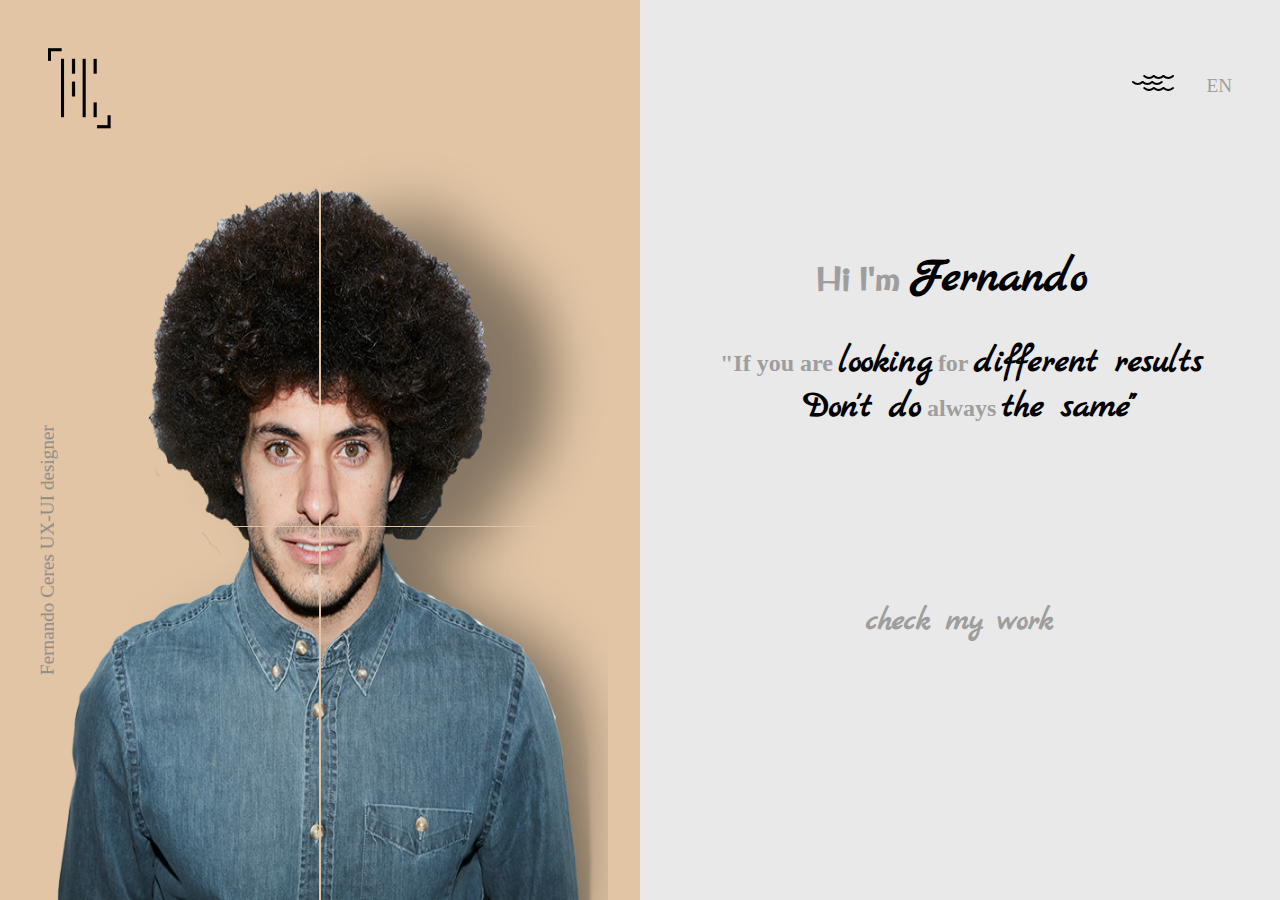
<file: index.html>
<!DOCTYPE html>
<html lang="EN">

<head>
    <meta charset="UTF-8">
    <meta name="viewport" content="width=device-width, initial-scale=1.0">
    <link rel="stylesheet" href="css/stylesheet.css" type="text/css">
    <link rel="stylesheet" href="https://use.fontawesome.com/releases/v5.6.1/css/all.css" integrity="sha384-gfdkjb5BdAXd+lj+gudLWI+BXq4IuLW5IT+brZEZsLFm++aCMlF1V92rMkPaX4PP" crossorigin="anonymous">
    <title>PORTFOLIO</title>
    <meta name="Fernando Ceres Montesinos" content="" />
</head>

<body>
    <div class="wrapper" id="wrapper">


        <header class="main-header">

            <img src="img/small/logo-corners.png" class="logo" alt="logo">




            <nav class="destock-nav" id="myNav">
                <div class="item-container"><a href="index.html" class="home">HOME</a></div>
                <div class="item-container"><a href="about.html" class="about">ABOUT</a></div>
                <div class="item-container"><a href="portfolio.html" class="portfolio">PORTFOLIO</a></div>
            </nav>


            <div class="nav-container">

                <svg xmlns="http://www.w3.org/2000/svg" viewBox="0 0 66.58 25.35" id="menu">

                    <g data-name="Capa 2">
                        <g data-name="Capa 1">
                            <path class="cls-1" d="M19.29,1.5Q26.91,8,34.55,1.5" />
                            <path class="cls-1" d="M34.55,1.5Q42.19,8,49.81,1.5" />
                            <path class="cls-1" d="M49.81,1.5Q57.44,8,65.08,1.5" />
                            <path class="cls-1" d="M1.5,11.05q7.64,6.51,15.26,0" />
                            <path class="cls-1" d="M16.76,11.05q7.64,6.51,15.27,0" />
                            <path class="cls-1" d="M32,11.05q7.63,6.51,15.26,0" />
                            <path class="cls-1" d="M19.29,20.59q7.62,6.51,15.26,0" />
                            <path class="cls-1" d="M34.55,20.59q7.64,6.51,15.26,0" />
                            <path class="cls-1" d="M49.81,20.59q7.63,6.51,15.27,0" />
                        </g>
                    </g>
                </svg>

                <a href="#" class="language">EN</a>
            </div>

            <div class="overlay" id="main-nav">
                <a href="#" class="close">&times;</a>
                <nav class="main-nav">
                    <div class="items-container"><a href="index.html" class="nav-items home">HOME</a></div>
                    <div class="items-container"><a href="about.html" class="nav-items about">ABOUT</a></div>
                    <div class="items-container"><a href="portfolio.html" class="nav-items portfolio">PORTFOLIO</a></div>
                    <div class="items-container"><a href="contact.html" class="nav-items contact">CONTACT</a></div>
                </nav>


            </div>
        </header>





        <main class="main-section home-main">

            <div class="designer-wrapp">
                <p class="designer">Fernando Ceres UX-UI designer</p>
            </div>




            <div class="background">
                <img src="img/medium/top-leftmedium.png" class="background1" alt="profile picture">
                <img src="img/medium/top-right_medium.png" class="background2" alt="profile picture">
                <img src="img/medium/bottom-left_medium.png" class="background3" alt="profile picture">
                <img src="img/medium/bottom-right_medium.png" class="background4" alt="profile picture">
            </div>




            <div class="triangle-wrapp">

                <svg xmlns="http://www.w3.org/2000/svg" viewBox="0 0 504.33 388.87" class="triangle">


                    <g id="Capa_2" data-name="Capa 2">
                        <g id="Capa_1-2" data-name="Capa 1">
                            <polyline class="cls-2" points="16.34 336.96 0.68 388.37 110.27 388.37" pathlength="1" />
                            <polyline class="cls-2" points="423.27 388.37 503.14 388.37 441.53 325.39" pathlength="1" />
                            <polyline class="cls-2" points="90.29 112.77 127.31 0.94 235.57 112.77" pathlength="1" />
                        </g>
                    </g>
                </svg>

                <div class="quotes">
                    <h1 class="h1-quote">Hi I'm <span class="special-font">Fernando</span></h1>
                    <h3>"If you are <span class="special-font">looking</span> for <span class="special-font">different results</span></h3>
                    <h3 class="h3-quote"><span class="special-font">Don't do</span> always <span class="special-font">the same"</span></h3>
                </div>

                <div class="job-btn" id="job-btn">
                    <a href="portfolio.html">check my work <i class="fas fa-chevron-right"></i></a>
                </div>
            </div>

        </main>

        <footer class="footer-desktop">
            <a class="footer-icons f"><i class="fab fa-facebook-f"></i></a>
            <a class="footer-icons"><i class="fab fa-github-square"></i></a>
            <a class="footer-icons"><i class="fab fa-instagram"></i></a>
            <a class="footer-icons"><i class="fas fa-envelope"></i></a>
        </footer>
    </div>

    <script src="script/script.js"></script>


</body>

</html>
</file>
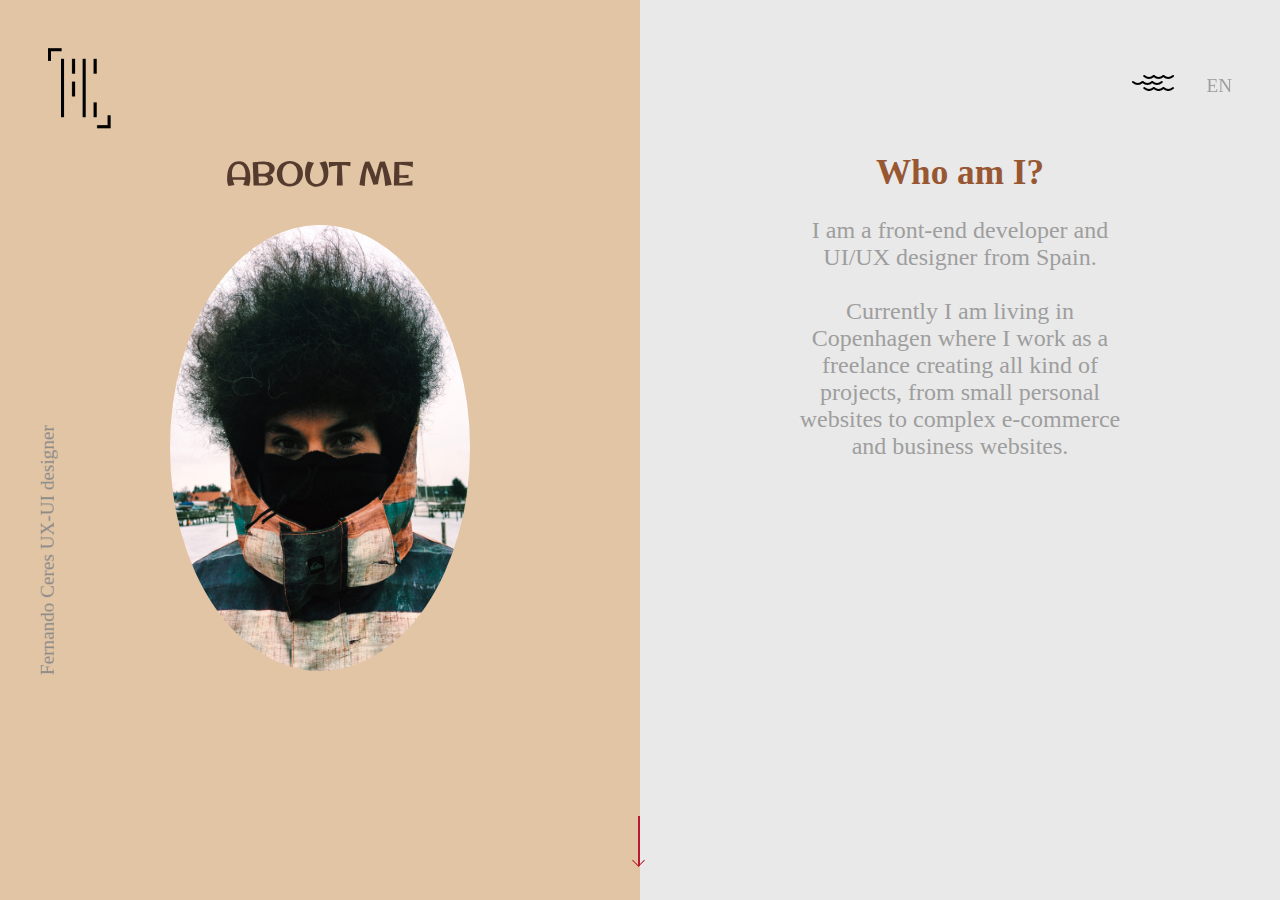
<file: about.html>
<!DOCTYPE html>
<html lang="EN">

<head>
    <meta charset="UTF-8">
    <meta name="viewport" content="width=device-width, initial-scale=1.0">
    <link rel="stylesheet" href="css/stylesheet.css" type="text/css">
    <link rel="stylesheet" href="https://use.fontawesome.com/releases/v5.6.1/css/all.css" integrity="sha384-gfdkjb5BdAXd+lj+gudLWI+BXq4IuLW5IT+brZEZsLFm++aCMlF1V92rMkPaX4PP" crossorigin="anonymous">
    <title>PORTFOLIO</title>
    <meta name="Fernando Ceres Montesinos" content="" />
</head>

<body>
    <div class="wrapper" id="wrapper">


        <header class="main-header">

            <img src="img/small/logo-corners.png" class="logo" alt="logo">

            <nav class="destock-nav" id="myNav">
                <div class="item-container"><a href="index.html" class="home">HOME</a></div>
                <div class="item-container"><a href="about.html" class="about">ABOUT</a></div>
                <div class="item-container"><a href="portfolio.html" class="portfolio">PORTFOLIO</a></div>
                </nav>


            <div class="nav-container">

                <svg xmlns="http://www.w3.org/2000/svg" viewBox="0 0 66.58 25.35" id="menu">

                    <g  data-name="Capa 2">
                        <g  data-name="Capa 1">
                            <path class="cls-1" d="M19.29,1.5Q26.91,8,34.55,1.5" />
                            <path class="cls-1" d="M34.55,1.5Q42.19,8,49.81,1.5" />
                            <path class="cls-1" d="M49.81,1.5Q57.44,8,65.08,1.5" />
                            <path class="cls-1" d="M1.5,11.05q7.64,6.51,15.26,0" />
                            <path class="cls-1" d="M16.76,11.05q7.64,6.51,15.27,0" />
                            <path class="cls-1" d="M32,11.05q7.63,6.51,15.26,0" />
                            <path class="cls-1" d="M19.29,20.59q7.62,6.51,15.26,0" />
                            <path class="cls-1" d="M34.55,20.59q7.64,6.51,15.26,0" />
                            <path class="cls-1" d="M49.81,20.59q7.63,6.51,15.27,0" />
                        </g>
                    </g>
                </svg>

                <a href="#" class="language">EN</a>
            </div>

            <div class="overlay" id="main-nav">
               <a href="#" class="close">&times;</a>
              <nav class="main-nav">
                <div class="items-container"><a href="index.html" class="nav-items home">HOME</a></div>
                <div class="items-container"><a href="about.html" class="nav-items about">ABOUT</a></div>
                <div class="items-container"><a href="portfolio.html" class="nav-items portfolio">PORTFOLIO</a></div>
                <div class="items-container"><a href="contact.html" class="nav-items contact">CONTACT</a></div>
                </nav>


            </div>

        </header>



<div class="designer-wrapp">
                <p class="designer">Fernando Ceres UX-UI designer</p>
            </div>

        <main class="main-section about-main" id="main">


               <div class="slide">
                <div class="section">
                  <h1>ABOUT ME</h1>
                  <div class="cover">
                   <img src="img/large/profile.JPG" alt="profile picture" class="profile-pic">
                   </div>
                </div>




            <div class="content">

                <h2>Who am I?</h2>

                <p>I am a front-end developer and UI/UX designer from Spain. <br><br>
                Currently I am living in Copenhagen where I work as a freelance creating all kind of projects, from small personal websites to complex e-commerce and business websites.</p>
            </div>

            <div class="arrow-down"></div>

            </div>

            <div class="slide not-visible">
                <div class="section">
                  <h1>SERVICES</h1>
                  <div class="cover">
                   <img src="img/medium/ui.png" alt="UI picture" class="about-pic">
                    </div>
                </div>




            <div class="content">

                <h2>UI Design</h2>

                <p class="typewriter">User Interface is the first thing the users see from your website. Because of that my goal is make user's life as simple and enjoyable as posible, so they get engaged with the story of your brand or prouct. <br><br>
                I design simple, effective, intuitive, delightful and functional interface solutions combining user insights and UX best practice to fit your product and brand purpose and meet your users’ needs</p>

            </div>
            </div>

            <div class="slide not-visible">
                <div class="section">
                  <h1>SERVICES</h1>
                  <div class="cover">
                   <img src="img/medium/ux.png" alt="UX picture" class="about-pic">
                    </div>
                </div>




            <div class="content">

                <h2>UX design?</h2>

                <p class="typewriter">Using best practices and  techniques, I can create solutions that are both intuitive to use, and customize to match my clients’ specific user tasks and business goals.<br><br>
                I create digital experiences that are useful and enjoyable for end-users, as well as for my clients. Users are my first priority, and my minimum goal is a client’s maximum satisfaction.
                </p>

            </div>
            </div>

            <div class="slide not-visible">
                <div class="section">
                  <h1>SERVICES</h1>
                  <div class="cover">
                   <img src="img/medium/test.png" alt="testing picture" class="about-pic">
                    </div>
                </div>




            <div class="content">

                <h2>User Testing</h2>

                <p class="typewriter">I always test my product in order to discover usability issues. I then use these findings to make improvements for the product.<br><br>
                With the user test i try to make sure that design solutions are both visually attractive and functional. The priority is make the design work. That's why usability testing is valuable to ensure your digital solution is appreciated and favoured by your customers.
                </p>

            </div>
            </div>

            <div class="slide not-visible">
                <div class="section">
                  <h1>SERVICES</h1>
                  <div class="cover">
                   <img src="img/medium/development.png" alt="development picture" class="about-pic">
                    </div>
                </div>




            <div class="content">

                <h2>Web development</h2>

                <p class="typewriter">I provide expert web application development and web design services to clients. I creat from  responsive web-based solutions and mobile friendly website designs, to building custom ecommerce experiences using HTML5, CSS and pure javaScript.</p>
                <p class="typewriter">
                I offer design, development, upgrades, 24x7 support and maintenance in all my projects.
                </p>
            </div>

            <div class="arrow-down arrow-up"></div>


            </div>




        </main>

        <footer class="footer-desktop">
            <a class="footer-icons f"><i class="fab fa-facebook-f"></i></a>
            <a class="footer-icons"><i class="fab fa-github-square"></i></a>
            <a class="footer-icons"><i class="fab fa-instagram"></i></a>
            <a class="footer-icons"><i class="fas fa-envelope"></i></a>
        </footer>
    </div>

    <script src="script/script.js"></script>


</body>

</html>
</file>
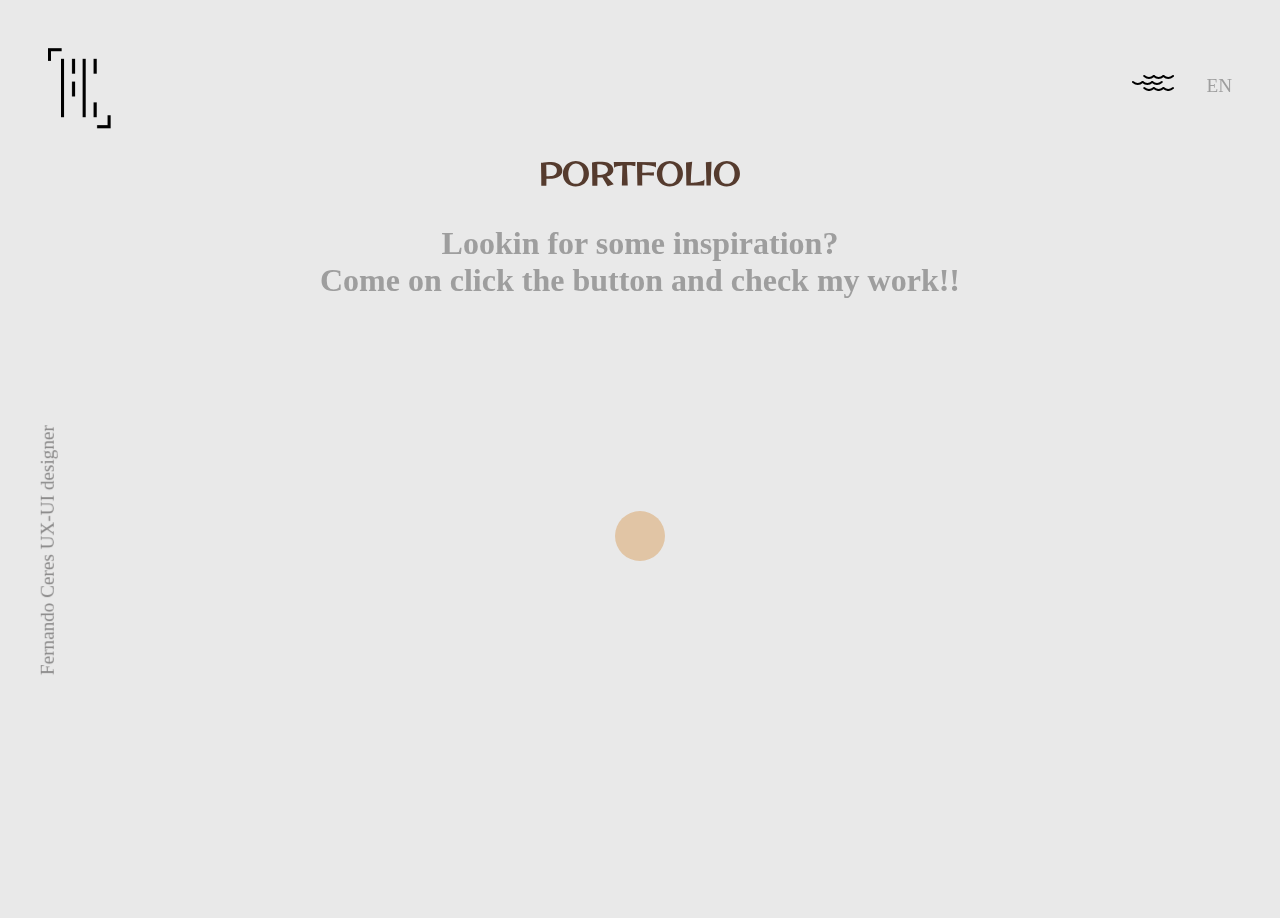
<file: portfolio.html>
<!DOCTYPE html>
<html lang="">

<head>
    <meta charset="UTF-8">
    <meta name="viewport" content="width=device-width, initial-scale=1.0">
    <link rel="stylesheet" href="css/stylesheet.css" type="text/css">
    <link rel="stylesheet" href="https://use.fontawesome.com/releases/v5.6.1/css/all.css" integrity="sha384-gfdkjb5BdAXd+lj+gudLWI+BXq4IuLW5IT+brZEZsLFm++aCMlF1V92rMkPaX4PP" crossorigin="anonymous">
    <title>PORTFOLIO</title>
    <meta name="Fernando Ceres Montesinos" content="" />
</head>

<body class="body">
    <div class="portfolio-wrapper" id="wrapper">


        <header class="main-header portfolio-header">

            <img src="img/small/logo-corners.png" class="logo" alt="logo">

            <nav class="destock-nav" id="myNav">
                <div class="item-container"><a href="index.html" class="home">HOME</a></div>
                <div class="item-container"><a href="about.html" class="about">ABOUT</a></div>
                <div class="item-container"><a href="portfolio.html" class="portfolio">PORTFOLIO</a></div>
                </nav>


            <div class="nav-container">

                <svg xmlns="http://www.w3.org/2000/svg" viewBox="0 0 66.58 25.35" id="menu">

                    <g  data-name="Capa 2">
                        <g  data-name="Capa 1">
                            <path class="cls-1" d="M19.29,1.5Q26.91,8,34.55,1.5" />
                            <path class="cls-1" d="M34.55,1.5Q42.19,8,49.81,1.5" />
                            <path class="cls-1" d="M49.81,1.5Q57.44,8,65.08,1.5" />
                            <path class="cls-1" d="M1.5,11.05q7.64,6.51,15.26,0" />
                            <path class="cls-1" d="M16.76,11.05q7.64,6.51,15.27,0" />
                            <path class="cls-1" d="M32,11.05q7.63,6.51,15.26,0" />
                            <path class="cls-1" d="M19.29,20.59q7.62,6.51,15.26,0" />
                            <path class="cls-1" d="M34.55,20.59q7.64,6.51,15.26,0" />
                            <path class="cls-1" d="M49.81,20.59q7.63,6.51,15.27,0" />
                        </g>
                    </g>
                </svg>

                <a href="#" class="language">EN</a>
            </div>

            <div class="overlay" id="main-nav">
                <a href="#" class="close">&times;</a>
                <nav class="main-nav">
                    <div class="items-container"><a href="index.html" class="nav-items home">HOME</a></div>
                    <div class="items-container"><a href="about.html" class="nav-items about">ABOUT</a></div>
                    <div class="items-container"><a href="portfolio.html" class="nav-items portfolio">PORTFOLIO</a></div>
                    <div class="items-container"><a href="contact.html" class="nav-items contact">CONTACT</a></div>
                </nav>


            </div>

        </header>



        <div class="designer-wrapp">
            <p class="designer">Fernando Ceres UX-UI designer</p>
        </div>

        <main class="main-section portfolio-main" id="main">

            <h1>PORTFOLIO</h1>

            <h3 class="portfolio-h3">Lookin for some inspiration? <br>
            Come on click the button and check my work!!</h3>

            <div class="circle-menu">
                <div id="circle-wrapper">
                    <a class="quarter webs" id="js"><i class="fas fa-laptop"></i></a>
                    <a class="quarter xd" id="css"><h3 class="ui">UI</h3></a>
                    <a class="quarter animation" id="html"><h3 class="ux">UX</h3></a>
                    <a class="quarter media" id="github"><i class="fas fa-film"></i></a>
                </div>
                <div class="menu" id="menu2"><i class="fas fa-bars"></i></div>
            </div>



            <div class="portfolio-sections portfolio-section1">
                <h2 class="portfolio-h2">Websites</h2>

                <div class="project-wrapp wrapp1">
                <h3 class="project-h3">Responsive website</h3>
                <a href="http://fernando.bmultimedia.net/responsive_website/" target="_blank"><div class="portfolio-container responsive"></div></a></div>

                <div class="project-wrapp wrapp2">
                <h3 class="project-h3">Micro website</h3>
                <a href="http://fernando.bmultimedia.net/microwebsite/" target="_blank"><div class="portfolio-container micro"></div></a></div>

                <div class="project-wrapp end wrapp3">
                <h3 class="project-h3">Web prototype</h3>
                <a href="http://fernando.bmultimedia.net/chat-prototype/" target="_blank"><div class="portfolio-container prototype"></div></a></div>
            </div>

            <div class="portfolio-sections portfolio-section2">
                <h2 class="portfolio-h2">UI</h2>

                <div class="project-wrapp wrapp1">
                <h3 class="project-h3">XD prototype</h3>
                    <a href="1Bike%20cph%20microsite%20prototype.pdf" target="_blank"><div class="portfolio-container basic-prototype"></div></a></div>

                <div class="project-wrapp wrapp2">
                <h3 class="project-h3">Story without words video</h3>
                <a href="https://www.youtube.com/watch?v=b70N9xyRr9Q&feature=youtu.be" target="_blank"><div class="portfolio-container story"></div></a></div>

                <div class="project-wrapp end wrapp3">
                <h3 class="project-h3">Storyboard</h3>
                <a href="storyboard.pdf"><div class="portfolio-container storyboard"></div></a></div>
            </div>

            <div class="portfolio-sections portfolio-section3">
                <h2 class="portfolio-h2">UX</h2>


                <div class="project-wrapp wrapp1">
                <h3 class="project-h3">Native APP prototype</h3>
                <a href="https://xd.adobe.com/view/e8004b16-6d6d-4c9a-49ed-c4a6afbf1b3d-9e31/" target="_blank"><div class="portfolio-container nativ"></div></a></div>

                <div class="project-wrapp end wrapp2">
                <h3 class="project-h3">Documentation</h3>
                <a href="native-app.pdf" target="_blank"><div class="portfolio-container prototype"></div></a></div>

            </div>

            <div class="portfolio-sections portfolio-section4">
                <h2 class="portfolio-h2">Animation</h2>

                <div class="project-wrapp last1">
                <h3 class="project-h3">Simple animation</h3>
                <a href="http://fernando.bmultimedia.net/Animation_2/" target="_blank"><div class="portfolio-container simple-animation"></div></a></div>

                <div class="project-wrapp last2">
                <h3 class="project-h3">Project pool1</h3>
                <a href="http://fernando.bmultimedia.net/smackFly/" target="_blank"><div class="portfolio-container fly"></div></a></div>

                <div class="project-wrapp last3">
                <h3 class="project-h3">Project pool2</h3>
                <a href="http://fernando.bmultimedia.net/random_bubbles/" target="_blank"><div class="portfolio-container bubbles"></div></a></div>

                <div class="project-wrapp last4">
                <h3 class="project-h3">Interactive production</h3>
                <a href="http://fernando.bmultimedia.net/interactive-story/" target="_blank"><div class="portfolio-container interactive"></div></a></div>

                <div class="project-wrapp end last5">
                <h3 class="project-h3">Screen cast</h3>
                <a href="https://www.youtube.com/watch?v=dBhDUNr5E7E&feature=youtu.be" target="_blank"><div class="portfolio-container screen-cast"></div></a></div>
            </div>


        </main>

        <footer class="footer-desktop">
            <a class="footer-icons f"><i class="fab fa-facebook-f"></i></a>
            <a class="footer-icons"><i class="fab fa-github-square"></i></a>
            <a class="footer-icons"><i class="fab fa-instagram"></i></a>
            <a class="footer-icons"><i class="fas fa-envelope"></i></a>
        </footer>
    </div>

    <script src="script/script.js"></script>


</body>

</html>
</file>
<file: css/stylesheet.css>
/* fonts for website*/
@import url('https://fonts.googleapis.com/css?family=Original+Surfer');
@import url('https://fonts.googleapis.com/css?family=Marck+Script');

/*////////////////////mobile version///////////////*/

/*///////////////general settings////////////*/
* {
    margin: 0;
    padding: 0;
    box-sizing: border-box;
}

body {
    background-color: #E1C5A5;

}

p {
    color: #9E9E9E;
    margin: 1em 0;
}

a {
    color: #9E9E9E;
    text-decoration: none;
    cursor: pointer;
}

a:hover {
    color: #000;
}


h1 {
    font-size: 1.5em;
    text-align: center;
    color: #553B2E;
    margin-bottom: 1em;
    font-family: 'Original Surfer', cursive;
}

h2 {
    color: #975733;
    font-size: 1.7em;
    cursor: pointer;
}

svg {
    cursor: pointer;
}


.wrapper {
    overflow: hidden;
}




/*////////////////////header/////////////////*/
header {
    position: relative;
    padding: 2em 2em 1em 2em;
    height: 15vh;
    z-index: 5;
}

.destock-nav {
    display: none;
}

.logo {
    position: relative;
    margin: 0;
    height: 7vh;
    text-align: left;
}

.nav-container {
    float: right;
    margin: 0.7em 0;

}

#menu {
    height: 0.8em;
    float: left;
    margin: 0.2em 1em;
}

.cls-1 {
    fill: none;
    stroke: #000;
    stroke-linecap: round;
    stroke-miterlimit: 10;
    stroke-width: 3px;
}

.language {
    float: left;
}


/*//////////////navigation bar for mobile/////*/
.overlay {
    position: fixed;
    top: 0;
    left: 0;
    height: 100vh;
    width: 0;
    overflow-x: hidden;
    transition: 0.5s;
    background-color: rgb(187, 134, 73);
    text-align: center;
    margin: 0;
    z-index: 2;
}

.close {
    position: absolute;
    top: 0;
    right: 1em;
    font-size: 2em;
    font-weight: 700;
    color: #975733;
    margin-top: 1em;
}

.close:hover {
    color: #553B2E;
}

.main-nav {
    position: relative;
    top: 25%;
    left: 0;
    height: 100%;
    width: 100%;
    margin: 2em 0;
}

.items-container {
    margin: 2em 0;
}


.nav-items {
    font-size: 1.7em;
    font-weight: 700;
    color: #975733;
}

.nav-items:hover {
    color: #553B2E;
}

/*//////////////media icons inside overlay for mobiles navigation/////////*/

.footer-mobile {
    position: absolute;
    bottom: 2em;
    left: 0;
    width: 100%;
    text-align: center;
}


.footer-mobile a {
    color: #975733;
    margin-left: 2em;
    font-size: 1em;
}

.footer-mobile a:hover {
    color: #553B2E;
}

#f {
    margin-left: 0;
}

/*//////////////////////footer///////////////////////////*/

.footer-desktop {
    display: none;
}



/*//////////////Home main section///////////*/

.home-main {
    position: relative;
    height: 85vh;
}

/*//////////////////////puzzle with picture/////////*/



.background {
    background-color: transparent;
    display: grid;
    grid-template-columns: 1fr 1fr;
    grid-template-rows: 1fr 1fr;
    grid-template-areas:
        "background1 background2"
        "background3 background4";
    position: relative;
    width: 70%;
    height: 40vh;
    z-index: -1;
    grid-gap: 0.1em;
    padding: 0 2em;
    margin: 0 auto;
}

.background1 {
    grid-area: background1;
    width: 100%;
    height: 20vh;
    animation: move1 2s both;
}

@keyframes move1 {
    0% {
        transform: translateX(-200%);
    }

    100% {
        transform: translateX(0);
    }
}

.background2 {
    grid-area: background2;
    width: 100%;
    height: 20vh;
    animation: move2 2s both;
}

@keyframes move2 {
    0% {
        transform: translateX(200%);
    }

    100% {
        transform: translateX(0);
    }
}

.background3 {
    grid-area: background3;
    width: 100%;
    height: 20vh;
    animation: move3 2s 0.5s both;
}

@keyframes move3 {
    0% {
        transform: translateX(-200%);
    }

    100% {
        transform: translateX(0);
    }
}

.background4 {
    grid-area: background4;
    width: 100%;
    height: 20vh;
    animation: move4 2s 0.5s both;
}

@keyframes move4 {
    0% {
        transform: translateX(200%);
    }

    100% {
        transform: translateX(0);
    }
}

/*/////////////////////home main//////////////////*/

.designer-wrapp {
    display: none;
}

/*//////////////triangle SVG///////////////*/

.triangle-wrapp {
    position: relative;
    height: 45vh;
    background-color: #E9E9E9;
    padding-top: 2vh;
    z-index: -1;
}

.triangle {
    display: block;
    height: 27vh;
    margin: auto;
}

.cls-2 {
    fill: none;
    stroke: #975733;
    stroke-miterlimit: 10;
    stroke-width: 3px;
    stroke-dasharray: 1;
    stroke-dashoffset: 1;
    animation: draw 1s 1s forwards;

}


@keyframes draw {
    to {
        stroke-dashoffset: 0;
    }
}

/*////////////quotes styles/////////*/
.quotes {
    position: absolute;
    width: 90%;
    top: 5em;
    left: 2em;
}

.h1-quote {
    font-size: 5vw;
    text-align: left;
    color: #9E9E9E;
    margin-bottom: 1em;
    padding-left: 3em;
    animation: fadeIn 2s 1.5s both;
}

@keyframes fadeIn {
    from {
        opacity: 0;
    }

    to {
        opacity: 1;
    }
}

h3 {
    font-size: 4vw;
    color: #9E9E9E;
    animation: fadeIn 2s 1.5s both;
}

.h3-quote {
    text-align: left;
    padding-left: 3.5em;
}



.special-font {
    font-size: 1.3em;
    color: #000;
    font-family: 'Marck Script', cursive;

}

/*//////////////////btn to go check my work////////*/
.job-btn {
    font-family: 'Marck Script', cursive;
    font-weight: 500;
    font-size: 1.2em;
    text-align: center;
    animation: jobBtn 2s 2s both;
    padding-top: 2em;
}

#job-btn a:hover {
    color: #975733;
}

.fa-chevron-right {
    font-size: 0.6em;
    color: #9E9E9E;
}

.fa-chevron-right:hover {

    color: #975733;
}

@keyframes jobBtn {
    from {
        height: 0;
        overflow-y: hidden;
    }

    to {
        height: 100%;
    }
}


/*///////////////////////////about page///////////////////////////*/
.about-main {
    position: absolute;
    top: 0;
    left: 0;
    height: 100%;

}

/*
.moveMain{
    animation: moveMain 2s both;
}

@keyframes moveMain{
    to{
        transform: translateY(-100%);
    }
}
*/


.slide {
    position: relative;
    top: 0;
    left: 0;
    width: 100vw;
    height: 100vh;
    padding-top: 15vh;

}

/*/////////////this is the class we add to the last page so it become display none*/
.not-visible {
    display: none;
}


.section {
    padding: 0 2em;
    height: 35vh;
    width: 100%;
}

.cover {
    width: 100%;
    height: 100%;
    animation: show 2s both;
}

@keyframes show {
    from {
        opacity: 0;
    }

    to {
        opacity: 1;
    }
}



.profile-pic {
    display: block;
    width: auto;
    height: 75%;
    margin: 0 auto;
    border-radius: 50%;
}

.about-pic {
    width: 100%;
    height: 75%;
    object-fit: cover;

}

.content {
    background-color: #E9E9E9;
    height: 50vh;
    width: 100%;
    text-align: center;
    padding: 2em 2em 0 2em;
    animation: translate 2s 0.5s both;
}


@keyframes translate {
    from {
        transform: translateX(-100%);
    }

    to {
        transform: translateX(0);
    }
}

/*////////////down arrow animation for scrolling////////*/


.arrow-down {
    content: ' ';
    position: absolute;
    bottom: 4em;
    left: 50%;
    transform: translateX(-50%);
    margin: 0 auto;
    width: 20px;
    height: 20px;
    cursor: pointer;
}

/*//////////////////with this I create the arrowhead/////*/
.arrow-down:after {
    content: '';
    display: block;
    padding: 0;
    width: 8px;
    height: 8px;
    border-top: 1.5px solid #b91a2f;
    border-right: 1.5px solid #b91a2f;
    margin-top: -10px;
    transform: rotate(135deg);
}

/*//////////////////////with this we creat the body of the arrow/////////*/
.arrow-down::before {
    content: '';
    display: block;
    width: 1.5px;
    height: 50px;
    margin-left: 4px;
    background: #b91a2f;
    animation: elasticus 1.2s cubic-bezier(1, 0, 0, 1) infinite;
}

.arrow-up {
    transform: rotate(180deg);
    bottom: 1em;
    left: auto;
    right: 50%;
}

/* this is the animation for the body of the arrow

with the transforme scale I means to go from height 0 to height 100% and vice versa

with the transform origin I setting the origin of the animation on the top so the arrow grow to the bottom and on 50% i change the origin to the bottom so the arrow shrink to the bottom/*/

@keyframes elasticus {
    0% {
        transform-origin: 0% 0%;
        transform: scale(1, 0);
    }

    50% {
        transform-origin: 0% 0%;
        transform: scale(1, 1);
    }

    50.1% {
        transform-origin: 0% 100%;
        transform: scale(1, 1);
    }

    100% {
        transform-origin: 0% 100%;
        transform: scale(1, 0);
    }
}



/*////////////////////////////portfolio page//////////////////////////////*/

/*///////////////////////////circle menu style////////////////////////////*/

.body {
    background: #E9E9E9;
}

.portfolio-main {
    position: relative;
    height: 85vh;
    width: 100%;
    text-align: center;
}

.portfolio-sections {
    height: 0;
    width: 100%;
    text-align: center;
    overflow-y: hidden;
    z-index: -1;
}


#circle-wrapper {
    visibility: hidden;
}


.circle-menu {
    position: absolute;
    top: 50%;
    left: 50%;
    transform: translate(-50%, -50%);
    height: 200px;
    width: 200px;

}

.menu {
    width: 50px;
    height: 50px;
    background: #E1C5A5;
    border-radius: 50%;
    position: absolute;
    top: 50%;
    left: 50%;
    transform: translate(-50%, -50%);
    z-index: 5;
    cursor: pointer;
}

.portfolio-h2 {
    padding-top: 10%;
}

.project-wrapp {
    padding-bottom: 1em;
    border-bottom: 1px solid #9E9E9E;
    text-align: left;
}

.project-h3 {
    padding-top: 1em;
    padding-left: 10%;
}

.portfolio-container {
    width: 80%;
    height: 10em;
    margin: 0.5em auto;
    padding: 0 2em;
}

.end {
    border: none;
}




/* webs section */
.responsive {
    background-image: url(../img/medium/responsive-website.jpg);
    background-repeat: no-repeat;
    background-position: center;
    background-size: cover;
}

.micro {
    background-image: url(../img/medium/microwebsite.jpg);
    background-repeat: no-repeat;
    background-position: center;
    background-size: cover;
}

.prototype {
    background-image: url(../img/medium/web-prototype.jpg);
    background-repeat: no-repeat;
    background-position: center;
    background-size: cover;
}

/*UI*/

.basic-prototype {
    background-image: url(../img/medium/microwebsite.jpg);
    background-repeat: no-repeat;
    background-position: center;
    background-size: cover;
}

.story {
    background-image: url(../img/medium/story-words.png);
    background-repeat: no-repeat;
    background-position: center;
    background-size: cover;
}

.storyboard {
    background-image: url(../img/medium/story-words.png);
    background-repeat: no-repeat;
    background-position: center;
    background-size: cover;
}


.simple-animation {
    background-image: url(../img/medium/simple-animation.png);
    background-repeat: no-repeat;
    background-position: center;
    background-size: cover;
}

.fly {
    background-image: url(../img/medium/fly.png);
    background-repeat: no-repeat;
    background-position: center;
    background-size: cover;
}

.bubbles {
    background-image: url(../img/medium/bubbles.png);
    background-repeat: no-repeat;
    background-position: center;
    background-size: cover;
}

.interactive {
    background-image: url(../img/medium/interactive.png);
    background-repeat: no-repeat;
    background-position: center;
    background-size: cover;
}

.screen-cast {
    background-image: url(../img/medium/screen-cast.png);
    background-repeat: no-repeat;
    background-position: center;
    background-size: cover;
}

.nativ {
    background-image: url(../img/medium/native-app.png);
    background-repeat: no-repeat;
    background-position: center;
    background-size: cover;
}






/*animation to move the circle btn to the top*/
.top {
    animation: top 2s both;
}

@keyframes top {
    from {
        top: 50%;
    }

    to {
        top: 6em;
    }
}


/*animation to move the circle btn to the center*/
.center {
    animation: center 2s both;
}

@keyframes center {
    from {
        top: 10%;
    }

    to {
        top: 50%;
    }
}



.menu:hover {
    background: #553B2E;
}

.fa-bars {
    position: absolute;
    color: #975733;
    top: 50%;
    left: 50%;
    transform: translate(-50%, -50%);
}





.block {
    animation: block 1s both;
}

@keyframes block {

    to {
        visibility: visible;
    }
}

.move {
    animation: move 2s forwards;
}

.js {
    animation: js 1s 1s forwards;
}


.html {
    animation: html 1s 1s forwards;
}

.github {
    animation: github 1s 1s forwards;
}




.quarter {
    position: absolute;
    width: 100px;
    height: 100px;
    top: 0;
    right: 0;
    transform-origin: bottom left;
    background-color: #bb8649;
    border-radius: 0 100% 0 0;
}

.quarter:hover {
    background-color: #553B2E;
}

@keyframes move {
    from {
        height: 0;
        overflow-y: hidden;
    }

    to {
        height: 100%;
        overflow-y: visible;

    }
}

@keyframes moveB {
    to {
        position: absolute;
        top: 300px;
        left: -1px;
    }
}

@keyframes js {
    to {
        transform: rotate(270deg);
    }

}

@keyframes html {
    to {
        transform: rotate(180deg);
    }

}

@keyframes github {
    to {
        transform: rotate(90deg);
    }

}

.fa-laptop {
    color: #975733;
    font-size: 2em;
    position: absolute;
    top: 40%;
    right: 40%;
    transform: rotate(-270deg);
}

.fa-laugh-beam {
    color: #975733;
    font-size: 2em;
    position: absolute;
    top: 40%;
    right: 40%;
    transform: rotate(-90deg);
}

.ui {
    color: #975733;
    font-size: 2em;
    position: absolute;
    top: 40%;
    right: 40%;
}



.fa-film {
    color: #975733;
    font-size: 2em;
    position: absolute;
    top: 40%;
    right: 40%;
    transform: rotate(-90deg);
}



.ux {
    color: #975733;
    font-size: 2em;
    position: absolute;
    top: 40%;
    right: 40%;
    transform: rotate(-180deg);
}



/*/////////////////////////ipad version///////////////////////*/



@media all and (min-width: 768px) {
    h1 {
        font-size: 2em;
    }

    h2 {
        font-size: 2.2em;
    }

    /*////////////////home page//////////*/

    .nav-items {
        font-size: 2.5em;
    }

    .triangle {
        height: 30vh;
    }

    .quotes {
        top: 8em;
        left: 9em;
    }

    .h1-quote {
        font-size: 4vw;
    }

    h3 {
        font-size: 3vw;
    }

    .job-btn {
        font-size: 2em;
        padding-top: 1em;
    }



    /*////////////////////////////about page///////////////////////////*/

    .content {
        padding: 2em 4em 0 4em;
    }

    p {
        font-size: 1.5em;
        text-align: center;
    }


    /*///////////////////////////portfolio page//////////////////*/

    .portfolio-container {
        height: 20em;
    }

    .portfolio-h3 {
        font-size: 2em;
    }
}



/*/////////////////////////////////desktop version//////////////////////*/

@media all and (min-width: 1024px) {


    /*////////////////////header/////////////////*/



    header {
        position: fixed;
        width: 100%;
        height: 17vh;
        top: 0;
        left: 0;
        padding: 3em 3em 1em 3em;
    }

    .main-header {
        position: relative;
    }

    .logo {
        height: 9vh;
    }

    .overlay {
        display: none;
    }



    .destock-nav {
        display: block;
        position: absolute;
        top: 3.8em;
        right: 0;
        width: auto;
        overflow-x: hidden;
        transition: all 1s;
        opacity: 0;
        padding-right: 10em;
        z-index: -1;
    }


    .item-container {
        display: inline-block;
        font-size: 1.5em;
        padding: 0.5em 0.5em 0 1em;
    }

    .item-container a {
        color: #9E9E9E;
    }

    .item-container a:hover {
        color: #975733;
    }


    .item-container:hover::after {
        display: block;
        content: "";
        margin: auto;
        height: 0;
        width: 0;
        border-left: 7px solid transparent;
        border-right: 7px solid transparent;
        border-bottom: 7px solid #975733;
    }


    #menu {
        margin: 1em 2em 1em 1em;
        height: 1em;
    }

    .language {
        margin: 0.8em 0;
        height: 1em;
        font-size: 1.2em;
    }

    /*/////////////////////home main//////////////////*/


    .home-main {
        display: grid;
        grid-template-columns: 1fr 1fr;
        grid-template-rows: 1fr;
        grid-template-areas:
            "background triangle-wrapp";
        position: absolute;
        top: 0;
        left: 0;
        width: 100%;
        height: 100vh;
        overflow: hidden;
    }

    .designer-wrapp {
        font-size: 0.8em;
        position: fixed;
        bottom: 25em;
        left: -6em;
        display: block;
        transform: rotate(-90deg);
    }

    .designer-wrapp p {
        color: #888787;
    }

    /*//////////////////////puzzle with picture/////////*/


    .background {
        padding-top: 17vh;
        height: 100%;
        width: 100%;
    }

    .background1 {
        width: 100%;
        height: 100%;
        animation: move1 3s both;
    }

    @keyframes move1 {
        0% {
            transform: translateY(-150%);
        }

        100% {
            transform: translateY(0);
        }
    }

    .background2 {
        width: 100%;
        height: 100%;
        animation: move2 3s 0.5s both;
    }

    @keyframes move2 {
        0% {
            transform: translateY(-150%);
        }

        100% {
            transform: translateY(0);
        }
    }

    .background3 {
        width: 100%;
        height: 100%;
        animation: move3 3s both;
    }

    @keyframes move3 {
        0% {
            transform: translateY(150%);
        }

        100% {
            transform: translateY(0);
        }
    }

    .background4 {
        width: 100%;
        height: 100%;
        animation: move4 3s 0.5s both;
    }

    @keyframes move4 {
        0% {
            transform: translateY(150%);
        }

        100% {
            transform: translateY(0);
        }
    }



    /*//////////////triangle SVG///////////////*/

    .triangle-wrapp {
        grid-area: triangle-wrapp;
        z-index: 2;
        height: 100%;
        width: 100%;
        padding-top: 17vh;
    }

    .triangle {
        position: relative;
        height: 22em;
        width: auto;
    }

    /*////////////quotes styles/////////*/
    .quotes {
        position: absolute;
        top: 6em;
        left: 5em;
        padding-top: 17vh;
    }

    .h1-quote {
        font-size: 2em;
        text-align: left;
        color: #9E9E9E;
        margin-bottom: 1em;
    }

    h3 {
        font-size: 1.5em;
        color: #9E9E9E;
    }





    .special-font {
        font-size: 1.5em;
        color: #000;
        font-family: 'Marck Script', cursive;
    }

    /*//////////////////btn to go check my work////////*/
    .job-btn {
        margin-top: 2em;
        font-family: 'Marck Script', cursive;
        font-weight: 600;
        font-size: 2em;
    }

    /*//////////////////////footer///////////////////////////*/

    .footer-desktop {
        display: block;
        position: fixed;
        bottom: 4em;
        right: 6em;
        z-index: 3;
    }


    .footer-icons {
        color: #9E9E9E;
        margin-left: 2em;
        font-size: 1.5em;
    }


    /*/////////////////////////////about page////////////*/
    .about-main {
        position: absolute;
        top: 0;
        left: 0;
        padding: 0;
        overflow: hidden;
    }

    .slide {
        display: grid;
        grid-template-columns: 1fr 1fr;
        grid-template-rows: 1fr;
        grid-template-areas:
            "section content";
        height: 100vh;
        padding: 0;

    }

    .section {
        grid-area: section;
        height: 100vh;
        width: 100%;
        padding: 17vh;
    }

    .profile-pic {
        width: 90%;
    }

    .content {
        grid-area: content;
        height: 100vh;
        width: 100%;
        padding: 17vh;
    }

    @keyframes translate {
        from {
            transform: translateX(100%);
        }

        to {
            transform: translateX(0);
        }
    }


    .arrow-down {
        left: 50.35%;
    }

    .arrow-up {
        transform: rotate(180deg);
        bottom: 4em;
        left: auto;
        right: 49.7%;
    }

    .not-visible {
        display: none
    }



    /*/////////////////////////portfolio page////////////////*/

    .project-wrapp {
        border: none;
    }

    .portfolio-container {
        height: 12em;
    }

    .portfolio-section1 {
        display: grid;
        grid-template-columns: 1fr 1fr 1fr;
        grid-template-rows: 0.1fr 1fr;
        grid-template-areas:
            "portfolio-h2 portfolio-h2 portfolio-h2"
            "wrapp1 wrapp2 wrapp3";
        padding: 0 4em;
    }


    .portfolio-h2 {
        grid-area: portfolio-h2;
        padding-top: 2em;
    }

    .wrapp1 {
        grid-area: wrapp1;
    }

    .wrapp2 {
        grid-area: wrapp2;
    }

    .wrapp3 {
        grid-area: wrapp3;
    }




    .portfolio-section2 {
        display: grid;
        grid-template-columns: 1fr 1fr 1fr;
        grid-template-rows: 0.1fr 1fr;
        grid-template-areas:
            "portfolio-h2 portfolio-h2 portfolio-h2"
            "wrapp1 wrapp2 wrapp3";
        padding: 0 4em;
    }



    .portfolio-section3 {
        display: grid;
        grid-template-columns: 0.5fr 1fr 1fr 0.5fr;
        grid-template-rows: 0.1fr 1fr;
        grid-template-areas:
            "portfolio-h2 portfolio-h2 portfolio-h2 portfolio-h2"
            ". wrapp1 wrapp2 .";
        padding: 0 4em;
    }

    .portfolio-section4 {
        display: grid;
        grid-template-columns: 1fr 1fr 1fr;
        grid-template-rows: 0.1fr 1fr 1fr;
        grid-template-areas:
            "portfolio-h2 portfolio-h2 portfolio-h2"
            "last1 last2 last3"
            "last4 last5 .";
        padding: 0 4em;
    }


    .last1 {
        grid-area: last1;
        padding: 4em 0;
    }

    .last2 {
        grid-area: last2;
        padding: 4em 0;
    }

    .last3 {
        grid-area: last3;
        padding: 4em 0;
    }

    .last4 {
        grid-area: last4;
        padding: 4em 0;
    }

    .last5 {
        grid-area: last5;
        padding: 4em 0;
    }




}
</file>
